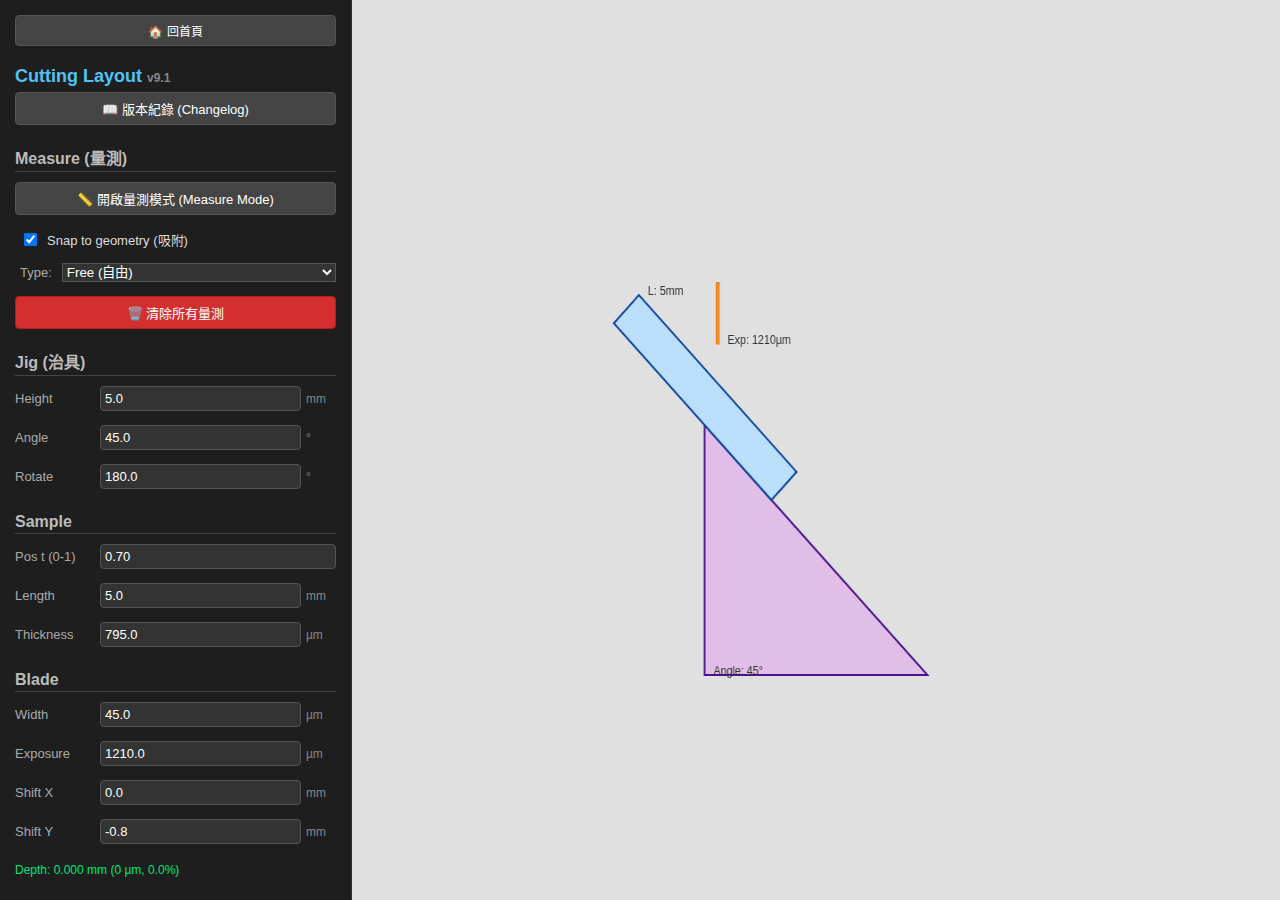
<file: cutting.html>
<!DOCTYPE html>
<html lang="zh-TW">
<head>
    <meta charset="UTF-8">
    <meta name="viewport" content="width=device-width, initial-scale=1.0">
    <title>Cutting Layout v9.1 (Measure Added)</title>
    <style>
        body { font-family: "Microsoft JhengHei", Arial, sans-serif; background-color: #121212; color: #ddd; margin: 0; display: flex; height: 100vh; overflow: hidden; user-select: none; }
        #sidebar { width: 360px; background-color: #1e1e1e; padding: 15px; display: flex; flex-direction: column; gap: 10px; z-index: 10; overflow-y: auto; border-right: 1px solid #333; }
        #main-area { flex-grow: 1; background-color: #e0e0e0; position: relative; overflow: hidden; cursor: default; }
        canvas { display: block; width: 100%; height: 100%; }

        /* UI 元件 */
        h2 { margin: 0 0 5px 0; color: #4FC3F7; font-size: 18px; }
        .section-title { font-weight: bold; margin-top: 10px; color: #bbb; border-bottom: 1px solid #444; padding-bottom: 2px; }
        .row { display: flex; align-items: center; gap: 5px; margin-bottom: 4px; }
        label { width: 80px; font-size: 13px; color: #aaa; }
        input[type="text"] { background: #333; border: 1px solid #555; color: white; padding: 4px; border-radius: 4px; flex: 1; font-size: 13px; }
        input[type="checkbox"] { margin-right: 5px; cursor: pointer; }
        .unit { width: 30px; font-size: 12px; color: #888; }
        button { padding: 6px; background: #444; color: white; border: 1px solid #555; border-radius: 4px; cursor: pointer; font-size: 13px; }
        button:hover { background: #666; }
        button.active { background: #00897B; border-color: #00695C; color: white; }
        .btn-group { display: flex; gap: 5px; }
        .btn-group button { flex: 1; }
        
        /* 彈窗樣式 */
        .modal-overlay { position: fixed; top:0; left:0; width:100%; height:100%; background: rgba(0,0,0,0.7); display: none; justify-content: center; align-items: center; z-index: 999; }
        .modal { background: #222; padding: 20px; border-radius: 8px; width: 600px; max-height: 80vh; display: flex; flex-direction: column; gap: 10px; border: 1px solid #444; }
        .modal textarea { background: #333; color: white; border: 1px solid #555; padding: 5px; height: 100px; resize: vertical; }
        #changelog-list { overflow-y: auto; flex: 1; background: #1a1a1a; padding: 10px; border: 1px solid #333; max-height: 300px; }
        .log-entry { margin-bottom: 10px; border-bottom: 1px dashed #444; padding-bottom: 5px; }
        .log-ver { color: #4FC3F7; font-weight: bold; }
        .log-date { color: #888; font-size: 12px; margin-left: 10px; }
        .log-content { margin-top: 4px; color: #ddd; white-space: pre-wrap; font-size: 13px; padding-left: 10px; }

        .home-btn { text-decoration: none; background: #444; padding: 6px 12px; border-radius: 4px; color: #fff; font-size: 12px; display:inline-block; text-align:center; margin-bottom: 10px; border: 1px solid #555; }
        .home-btn:hover { background: #666; }
    </style>
</head>
<body>

<div id="changelog-modal" class="modal-overlay">
    <div class="modal">
        <div style="display:flex; justify-content:space-between; align-items:center;">
            <h3>📋 Changelog / 版本紀錄</h3>
            <button onclick="closeChangelog()" style="width:auto; padding:2px 8px;">×</button>
        </div>
        <div id="changelog-list"></div>
        <div style="border-top:1px solid #444; padding-top:10px;">
            <div class="row">
                <input type="text" id="new-ver" placeholder="版本 (例如 v10)" style="flex:0.3">
                <input type="text" id="new-date" placeholder="日期 (YYYY-MM-DD)" style="flex:0.3">
            </div>
            <textarea id="new-content" placeholder="更新內容 (每行一條)"></textarea>
            <div class="btn-group" style="margin-top:5px;">
                <button onclick="addLogEntry()" style="background:#00695C;">➕ 新增版本</button>
                <button onclick="exportJSON()">📤 匯出 JSON</button>
                <button onclick="document.getElementById('fileInput').click()">📥 匯入 JSON</button>
                <button onclick="exportMD()">📝 匯出 Markdown</button>
            </div>
            <input type="file" id="fileInput" accept=".json" style="display:none" onchange="importJSON(this)">
        </div>
    </div>
</div>

<div id="sidebar">
    <a href="index.html" class="home-btn">🏠 回首頁</a>
    
    <div>
        <h2>Cutting Layout <span style="font-size:12px; color:#888;">v9.1</span></h2>
        <button onclick="openChangelog()" style="width:100%">📖 版本紀錄 (Changelog)</button>
    </div>

    <div class="section-title">Measure (量測)</div>
    <button id="btn-measure-mode" onclick="toggleMeasureMode()" style="width:100%; margin-bottom:5px;">📏 開啟量測模式 (Measure Mode)</button>
    <div class="row" style="padding-left:5px;">
        <input type="checkbox" id="snap-check" checked onchange="draw()">
        <span style="font-size:13px; color:#ddd;">Snap to geometry (吸附)</span>
    </div>
    <div class="row" style="padding-left:5px;">
        <label style="width:auto; margin-right:5px;">Type:</label>
        <select id="measure-type" style="background:#333; color:white; border:1px solid #555; flex:1;">
            <option value="Free">Free (自由)</option>
            <option value="Horizontal">Horizontal (水平)</option>
            <option value="Vertical">Vertical (垂直)</option>
        </select>
    </div>
    <button onclick="clearMeasures()" style="background:#D32F2F; border-color:#B71C1C;">🗑️ 清除所有量測</button>

    <div class="section-title">Jig (治具)</div>
    <div class="row"><label>Height</label><input type="text" id="jig_h" value="5.0" onchange="draw()"><div class="unit">mm</div></div>
    <div class="row"><label>Angle</label><input type="text" id="jig_a" value="45.0" onchange="draw()"><div class="unit">°</div></div>
    <div class="row"><label>Rotate</label><input type="text" id="jig_r" value="180.0" onchange="draw()"><div class="unit">°</div></div>

    <div class="section-title">Sample</div>
    <div class="row"><label>Pos t (0-1)</label><input type="text" id="sam_t" value="0.70" onchange="draw()"></div>
    <div class="row"><label>Length</label><input type="text" id="sam_l" value="5.0" onchange="draw()"><div class="unit">mm</div></div>
    <div class="row"><label>Thickness</label><input type="text" id="sam_th" value="795.0" onchange="draw()"><div class="unit">µm</div></div>

    <div class="section-title">Blade</div>
    <div class="row"><label>Width</label><input type="text" id="bld_w" value="45.0" onchange="draw()"><div class="unit">µm</div></div>
    <div class="row"><label>Exposure</label><input type="text" id="bld_e" value="1210.0" onchange="draw()"><div class="unit">µm</div></div>
    <div class="row"><label>Shift X</label><input type="text" id="bld_x" value="0.0" onchange="draw()"><div class="unit">mm</div></div>
    <div class="row"><label>Shift Y</label><input type="text" id="bld_y" value="-0.8" onchange="draw()"><div class="unit">mm</div></div>
    <div id="depth-display" style="color:#00E676; font-size:12px; margin-top:5px;">Depth: 0.000 mm</div>

    <div class="section-title">輸出 & 操作</div>
    <button onclick="resetView()">🔍 重置視角</button>
    <button onclick="downloadPNG()">💾 下載圖片 (PNG)</button>
    <div style="font-size:12px; color:#666; margin-top:5px;">
        * 量測模式：拖曳可畫線，右鍵刪除線段<br>
        * 滾輪縮放 / 右鍵拖曳平移
    </div>
</div>

<div id="main-area">
    <canvas id="canvas"></canvas>
</div>

<script>
    // --- 1. 基礎幾何與數學工具 ---
    const add = (a, b) => [a[0]+b[0], a[1]+b[1]];
    const sub = (a, b) => [a[0]-b[0], a[1]-b[1]];
    const mul = (a, k) => [a[0]*k, a[1]*k];
    const dot = (a, b) => a[0]*b[0] + a[1]*b[1];
    const cross = (a, b) => a[0]*b[1] - a[1]*b[0];
    const len = (v) => Math.hypot(v[0], v[1]);
    const unit = (v) => { const L = len(v); return L ? [v[0]/L, v[1]/L] : [0,0]; };
    const rad = deg => deg * Math.PI / 180;
    const deg = rad => rad * 180 / Math.PI;
    const rot = (p, c, deg) => {
        const r = rad(deg), s = Math.sin(r), c0 = Math.cos(r);
        const x = p[0]-c[0], y = p[1]-c[1];
        return [x*c0 - y*s + c[0], x*s + y*c0 + c[1]];
    };
    
    // 安全算式解析
    function parseNum(str, def) {
        str = String(str).trim();
        if (str.startsWith('=')) str = str.substring(1);
        try {
            if (!/^[0-9+\-*/().\s]+$/.test(str)) return parseFloat(str) || def;
            return new Function('return ' + str)() || def;
        } catch { return def; }
    }

    // Sutherland-Hodgman 用於深度計算
    function polygonArea(poly) {
        let A = 0;
        for(let i=0; i<poly.length; i++) {
            let [x1,y1] = poly[i], [x2,y2] = poly[(i+1)%poly.length];
            A += x1*y2 - x2*y1;
        }
        return 0.5 * A;
    }
    function lineIntersection(a, b, c, d) {
        let [ax,ay]=a, [bx,by]=b, [cx,cy]=c, [dx,dy]=d;
        let r = [bx-ax, by-ay], s = [dx-cx, dy-cy];
        let rxs = cross(r, s);
        if (Math.abs(rxs) < 1e-12) return null;
        let t = cross(sub(c,a), s) / rxs;
        return [ax + r[0]*t, ay + r[1]*t];
    }
    function clipPoly(subject, clipper) {
        if (!subject.length || !clipper.length) return [];
        let out = [...subject];
        let ccw = polygonArea(clipper) > 0;
        const inside = (p, a, b) => {
            const val = cross(sub(b,a), sub(p,a));
            return ccw ? val >= -1e-10 : val <= 1e-10;
        };

        for (let i=0; i<clipper.length; i++) {
            let a = clipper[i], b = clipper[(i+1)%clipper.length];
            let input = out; out = [];
            if (input.length === 0) break;
            let S = input[input.length-1];
            for (let E of input) {
                if (inside(E, a, b)) {
                    if (!inside(S, a, b)) {
                        let inter = lineIntersection(S, E, a, b);
                        if(inter) out.push(inter);
                    }
                    out.push(E);
                } else if (inside(S, a, b)) {
                    let inter = lineIntersection(S, E, a, b);
                    if(inter) out.push(inter);
                }
                S = E;
            }
        }
        return out;
    }

    // --- 2. 狀態與 Canvas ---
    const canvas = document.getElementById('canvas');
    const ctx = canvas.getContext('2d');
    
    const m = {
        jig_h: 5.0, jig_a: 45.0, jig_r: 180.0, origin: [-2.5, -0.5],
        sam_t: 0.70, sam_l: 5.0, sam_th: 795.0,
        bld_w: 45.0, bld_e: 1210.0, bld_x: 0.0, bld_y: -0.8
    };

    // View Control
    let scale = 50; 
    let offset = { x: 0, y: 0 };
    let isDragging = false, dragType = null, lastMouse = {x:0, y:0};

    // Measure State
    let measures = [];
    let isMeasureMode = false;
    let drawingMeasure = null; // { p0: [x,y], p1: [x,y] }
    let dragMeasureHandle = null; // { index: 0, endpoint: 'p0' }

    function init() {
        resize();
        window.addEventListener('resize', resize);
        loadChangelog();
        offset.x = canvas.width/2; offset.y = canvas.height/2;
        draw();
    }
    function resize() {
        canvas.width = document.getElementById('main-area').clientWidth;
        canvas.height = document.getElementById('main-area').clientHeight;
        draw();
    }
    function resetView() {
        scale = 50;
        offset.x = canvas.width/2; offset.y = canvas.height/2;
        draw();
    }

    const mmToPx = (x, y) => [offset.x + x*scale, offset.y + y*scale];
    const pxToMm = (px, py) => [(px - offset.x)/scale, (py - offset.y)/scale];

    // --- 3. 繪圖與幾何 ---
    function getParams() {
        m.jig_h = parseNum(document.getElementById('jig_h').value, m.jig_h);
        m.jig_a = parseNum(document.getElementById('jig_a').value, m.jig_a);
        m.jig_r = parseNum(document.getElementById('jig_r').value, m.jig_r);
        m.sam_t = Math.max(0, Math.min(1, parseNum(document.getElementById('sam_t').value, m.sam_t)));
        m.sam_l = parseNum(document.getElementById('sam_l').value, m.sam_l);
        m.sam_th = parseNum(document.getElementById('sam_th').value, m.sam_th);
        m.bld_w = parseNum(document.getElementById('bld_w').value, m.bld_w);
        m.bld_e = parseNum(document.getElementById('bld_e').value, m.bld_e);
        m.bld_x = parseNum(document.getElementById('bld_x').value, m.bld_x);
        m.bld_y = parseNum(document.getElementById('bld_y').value, m.bld_y);
    }

    function getGeometries() {
        // Jig
        let base = (m.jig_a<=0 || m.jig_a>=90) ? m.jig_h : m.jig_h/Math.tan(rad(m.jig_a));
        let top = m.origin, br = [top[0]+base, top[1]], bot = [br[0], br[1]+m.jig_h];
        let tri = [top, br, bot];
        if (m.jig_r % 360 !== 0) {
            let cx = (top[0]+bot[0])/2, cy = (top[1]+bot[1])/2;
            tri = tri.map(p => rot(p, [cx,cy], m.jig_r));
        }

        // Sample
        let p1 = tri[0], p2 = tri[2]; 
        let dir = unit(sub(p2, p1)), nrm = [-dir[1], dir[0]];
        let start = add(p1, mul(sub(p2, p1), m.sam_t));
        let th_mm = m.sam_th / 1000;
        let a = add(start, mul(nrm, th_mm)); 
        let b = add(a, mul(dir, m.sam_l));
        let c = add(b, mul(nrm, -th_mm));
        let d = add(a, mul(nrm, -th_mm));
        let sample = [a,b,c,d];

        // Blade
        let cx = (a[0]+b[0])/2 + m.bld_x;
        let cy = (a[1]+b[1])/2 + m.bld_y;
        let w = m.bld_w/1000, h = m.bld_e/1000;
        let blade = [[cx-w/2, cy-h], [cx+w/2, cy-h], [cx+w/2, cy], [cx-w/2, cy]];

        return { tri, sample, blade, p1, p2, dir, a, d }; 
    }

    // Snapping Logic
    function getSnapPoint(mouseMm) {
        if (!document.getElementById('snap-check').checked) return mouseMm;
        
        let g = getGeometries();
        let points = [...g.tri, ...g.sample, ...g.blade];
        let minDist = 12 / scale; // 12px snap radius in mm
        let bestPt = mouseMm;

        // Snap to vertices
        for(let p of points) {
            let d = len(sub(mouseMm, p));
            if (d < minDist) {
                minDist = d;
                bestPt = p;
            }
        }
        return bestPt;
    }

    function draw() {
        getParams();
        const g = getGeometries();
        
        ctx.fillStyle = "#e0e0e0";
        ctx.fillRect(0, 0, canvas.width, canvas.height);

        const drawPoly = (pts, fill, stroke) => {
            ctx.beginPath();
            let [sx, sy] = mmToPx(pts[0][0], pts[0][1]);
            ctx.moveTo(sx, sy);
            for(let i=1; i<pts.length; i++) {
                let [px, py] = mmToPx(pts[i][0], pts[i][1]);
                ctx.lineTo(px, py);
            }
            ctx.closePath();
            ctx.fillStyle = fill; ctx.fill();
            ctx.strokeStyle = stroke; ctx.lineWidth = 2; ctx.stroke();
        };

        drawPoly(g.tri, "#E1BEE7", "#4A148C"); 
        drawPoly(g.sample, "#BBDEFB", "#0D47A1");
        drawPoly(g.blade, "#FFF9C4", "#F57F17"); 

        // Labels
        ctx.fillStyle = "#333"; ctx.font = "12px Arial";
        let [jx,jy] = mmToPx(g.tri[1][0], g.tri[1][1]);
        ctx.fillText(`Angle: ${m.jig_a}°`, jx+10, jy);
        let [sx,sy] = mmToPx(g.sample[1][0], g.sample[1][1]);
        ctx.fillText(`L: ${m.sam_l}mm`, sx+10, sy);
        let [bx,by] = mmToPx(g.blade[2][0], g.blade[2][1]);
        ctx.fillText(`Exp: ${m.bld_e}µm`, bx+10, by);

        // Depth
        let n_down = unit(sub(g.d, g.a));
        let th_mm = m.sam_th / 1000;
        let inter = clipPoly(g.blade, g.sample);
        let depth = 0;
        if (inter.length > 0) {
            let max_v = -999;
            for(let p of inter) {
                let v = dot(sub(p, g.a), n_down);
                if (v > max_v) max_v = v;
            }
            depth = Math.max(0, Math.min(max_v, th_mm));
        }
        let pct = (th_mm > 0) ? (depth/th_mm*100) : 0;
        document.getElementById('depth-display').innerText = 
            `Depth: ${depth.toFixed(3)} mm (${(depth*1000).toFixed(0)} µm, ${pct.toFixed(1)}%)`;

        // 畫量測線
        const allMeasures = [...measures];
        if (drawingMeasure) allMeasures.push(drawingMeasure);

        allMeasures.forEach((ms, idx) => {
            let [x0,y0] = mmToPx(ms.p0[0], ms.p0[1]);
            let [x1,y1] = mmToPx(ms.p1[0], ms.p1[1]);
            
            // Line
            ctx.beginPath();
            ctx.moveTo(x0,y0); ctx.lineTo(x1,y1);
            ctx.strokeStyle = "#333"; ctx.lineWidth = 1.5; ctx.stroke();

            // Handles
            ctx.fillStyle = "#333";
            ctx.beginPath(); ctx.arc(x0, y0, 3, 0, Math.PI*2); ctx.fill();
            ctx.beginPath(); ctx.arc(x1, y1, 3, 0, Math.PI*2); ctx.fill();

            // Label text
            let d = len(sub(ms.p1, ms.p0));
            let dx = Math.abs(ms.p1[0] - ms.p0[0]);
            let dy = Math.abs(ms.p1[1] - ms.p0[1]);
            let ang = Math.atan2(ms.p1[1]-ms.p0[1], ms.p1[0]-ms.p0[0]) * 180 / Math.PI;
            
            ctx.fillStyle = "#000"; ctx.font = "bold 12px Arial";
            let midX = (x0+x1)/2 + 10, midY = (y0+y1)/2;
            
            // Background for text
            let txt = `L: ${(d*1000).toFixed(0)}µm (${d.toFixed(3)}mm)`;
            let txt2 = `dx:${(dx*1000).toFixed(0)}, dy:${(dy*1000).toFixed(0)}`;
            ctx.fillText(txt, midX, midY - 6);
            ctx.font = "10px Arial"; ctx.fillStyle = "#555";
            ctx.fillText(txt2, midX, midY + 6);
        });

        if (isMeasureMode) {
            ctx.font = "14px Arial"; ctx.fillStyle = "#D32F2F";
            ctx.fillText("📏 量測模式 (拖曳畫線)", 10, 20);
        }
    }

    // --- 4. 互動事件 ---
    function toggleMeasureMode() {
        isMeasureMode = !isMeasureMode;
        let btn = document.getElementById('btn-measure-mode');
        if(isMeasureMode) {
            btn.classList.add('active');
            btn.innerText = "📏 關閉量測模式";
            canvas.style.cursor = "crosshair";
        } else {
            btn.classList.remove('active');
            btn.innerText = "📏 開啟量測模式";
            canvas.style.cursor = "default";
        }
        draw();
    }

    function clearMeasures() {
        measures = [];
        draw();
    }

    // Hit test for measure handles
    function hitMeasureHandle(x, y) {
        for(let i=0; i<measures.length; i++) {
            let p0 = mmToPx(measures[i].p0[0], measures[i].p0[1]);
            let p1 = mmToPx(measures[i].p1[0], measures[i].p1[1]);
            if (Math.hypot(x-p0[0], y-p0[1]) < 8) return {index: i, endpoint: 'p0'};
            if (Math.hypot(x-p1[0], y-p1[1]) < 8) return {index: i, endpoint: 'p1'};
        }
        return null;
    }

    // Hit test for measure lines (for deletion)
    function hitMeasureLine(x, y) {
        for(let i=0; i<measures.length; i++) {
            let m0 = mmToPx(measures[i].p0[0], measures[i].p0[1]);
            let m1 = mmToPx(measures[i].p1[0], measures[i].p1[1]);
            // Point to line segment distance
            let A = x - m0[0], B = y - m0[1], C = m1[0] - m0[0], D = m1[1] - m0[1];
            let dot = A * C + B * D;
            let len_sq = C * C + D * D;
            let param = -1;
            if (len_sq != 0) param = dot / len_sq;
            let xx, yy;
            if (param < 0) { xx = m0[0]; yy = m0[1]; }
            else if (param > 1) { xx = m1[0]; yy = m1[1]; }
            else { xx = m0[0] + param * C; yy = m0[1] + param * D; }
            let dx = x - xx, dy = y - yy;
            if (Math.sqrt(dx * dx + dy * dy) < 5) return i;
        }
        return -1;
    }

    canvas.addEventListener('mousedown', e => {
        let mm = pxToMm(e.offsetX, e.offsetY);
        let snappedMm = getSnapPoint(mm);

        if (e.button === 2) { 
            // Right click: Delete measure or Pan
            let delIdx = hitMeasureLine(e.offsetX, e.offsetY);
            if (delIdx !== -1) {
                measures.splice(delIdx, 1);
                draw();
            } else {
                dragType = 'pan'; 
                isDragging = true;
            }
        } else {
            // Left click
            let handle = hitMeasureHandle(e.offsetX, e.offsetY);
            
            if (isMeasureMode) {
                // Start creating measurement
                if (handle) {
                    // If clicking existing handle in measure mode, edit it
                    dragMeasureHandle = handle;
                } else {
                    drawingMeasure = { p0: snappedMm, p1: snappedMm };
                    isDragging = true;
                }
            } else {
                // Edit Mode
                if (handle) {
                    dragMeasureHandle = handle;
                    isDragging = true;
                } else {
                    // Standard Object Dragging
                    let g = getGeometries();
                    const center = poly => {
                        let x=0,y=0; poly.forEach(p=>{x+=p[0];y+=p[1]}); 
                        return [x/poly.length, y/poly.length]; 
                    };
                    const dist = (a,b) => Math.hypot(a[0]-b[0], a[1]-b[1]);
                    
                    if (dist(mm, center(g.blade)) < 1) dragType = 'blade';
                    else if (dist(mm, center(g.sample)) < 3) dragType = 'sample';
                    else if (dist(mm, center(g.tri)) < 5) dragType = 'jig';
                    isDragging = true;
                }
            }
        }
        lastMouse = {x: e.offsetX, y: e.offsetY};
    });

    canvas.addEventListener('mousemove', e => {
        let mm = pxToMm(e.offsetX, e.offsetY);
        let snappedMm = getSnapPoint(mm);
        
        // Cursor Logic
        let handle = hitMeasureHandle(e.offsetX, e.offsetY);
        if (handle) canvas.style.cursor = "pointer";
        else if (isMeasureMode) canvas.style.cursor = "crosshair";
        else canvas.style.cursor = "default";

        if (!isDragging) return;

        if (dragType === 'pan') {
            offset.x += (e.offsetX - lastMouse.x);
            offset.y += (e.offsetY - lastMouse.y);
            draw();
            lastMouse = {x: e.offsetX, y: e.offsetY};
            return;
        }

        if (drawingMeasure) {
            // Creating new measure
            let type = document.getElementById('measure-type').value;
            let p1 = snappedMm;
            if (type === 'Horizontal') p1 = [snappedMm[0], drawingMeasure.p0[1]];
            if (type === 'Vertical') p1 = [drawingMeasure.p0[0], snappedMm[1]];
            drawingMeasure.p1 = p1;
            draw();
            return;
        }

        if (dragMeasureHandle) {
            // Editing existing measure
            let type = document.getElementById('measure-type').value;
            let pt = snappedMm;
            let otherPt = measures[dragMeasureHandle.index][dragMeasureHandle.endpoint === 'p0' ? 'p1' : 'p0'];
            
            if (type === 'Horizontal') pt = [snappedMm[0], otherPt[1]];
            if (type === 'Vertical') pt = [otherPt[0], snappedMm[1]];

            measures[dragMeasureHandle.index][dragMeasureHandle.endpoint] = pt;
            draw();
            return;
        }

        // Object Dragging
        let dx_px = e.offsetX - lastMouse.x;
        let dy_px = e.offsetY - lastMouse.y;
        let dx_mm = dx_px / scale;
        let dy_mm = dy_px / scale;

        if (dragType === 'jig') {
            m.origin[0] += dx_mm; m.origin[1] += dy_mm;
        } else if (dragType === 'blade') {
            document.getElementById('bld_x').value = (parseFloat(document.getElementById('bld_x').value) + dx_mm).toFixed(3);
            document.getElementById('bld_y').value = (parseFloat(document.getElementById('bld_y').value) + dy_mm).toFixed(3);
        } else if (dragType === 'sample') {
            let g = getGeometries();
            let segLen = len(sub(g.p2, g.p1));
            let proj = (dx_mm*g.dir[0] + dy_mm*g.dir[1]);
            let dt = proj / segLen;
            document.getElementById('sam_t').value = (parseFloat(document.getElementById('sam_t').value) + dt).toFixed(3);
        }

        draw();
        lastMouse = {x: e.offsetX, y: e.offsetY};
    });

    canvas.addEventListener('mouseup', () => { 
        if (drawingMeasure) {
            // Commit new measure only if length > 0
            if (len(sub(drawingMeasure.p0, drawingMeasure.p1)) > 0.001) {
                measures.push(drawingMeasure);
            }
            drawingMeasure = null;
        }
        isDragging = false; 
        dragType = null; 
        dragMeasureHandle = null;
        draw();
    });

    canvas.addEventListener('wheel', e => {
        e.preventDefault();
        let s = (e.deltaY > 0) ? 0.9 : 1.1;
        scale *= s;
        draw();
    });
    canvas.addEventListener('contextmenu', e => e.preventDefault());

    // --- 5. Changelog & Export ---
    let changelogs = [];
    const DEFAULT_LOGS = [{version:"v9.1", date: new Date().toISOString().split('T')[0], changes:["新增量測功能 (Measure)", "新增吸附功能 (Snap)"]}];
    function loadChangelog() {
        const stored = localStorage.getItem('cutting_changelog');
        changelogs = stored ? JSON.parse(stored) : DEFAULT_LOGS;
        renderChangelog();
    }
    function saveChangelog() { localStorage.setItem('cutting_changelog', JSON.stringify(changelogs)); renderChangelog(); }
    function renderChangelog() {
        const list = document.getElementById('changelog-list'); list.innerHTML = '';
        changelogs.forEach(log => {
            const div = document.createElement('div'); div.className = 'log-entry';
            div.innerHTML = `<span class="log-ver">${log.version}</span> <span class="log-date">${log.date}</span><div class="log-content">${log.changes.join('\n')}</div>`;
            list.appendChild(div);
        });
        document.getElementById('new-date').value = new Date().toISOString().split('T')[0];
    }
    function addLogEntry() {
        const v = document.getElementById('new-ver').value; const d = document.getElementById('new-date').value;
        const c = document.getElementById('new-content').value.split('\n').filter(x=>x.trim());
        if(!v || !c.length) { alert("請輸入版本與內容"); return; }
        changelogs.unshift({version:v, date:d, changes:c}); saveChangelog(); document.getElementById('new-content').value = "";
    }
    function openChangelog() { document.getElementById('changelog-modal').style.display = 'flex'; }
    function closeChangelog() { document.getElementById('changelog-modal').style.display = 'none'; }
    function exportJSON() {
        const dataStr = "data:text/json;charset=utf-8," + encodeURIComponent(JSON.stringify(changelogs, null, 2));
        const link = document.createElement('a'); link.href = dataStr; link.download = "cutting_changelog.json"; link.click();
    }
    function importJSON(input) {
        const file = input.files[0]; if(!file) return;
        const reader = new FileReader();
        reader.onload = e => { try { changelogs = JSON.parse(e.target.result); saveChangelog(); alert("匯入成功"); } catch { alert("格式錯誤"); } };
        reader.readAsText(file);
    }
    function exportMD() {
        let md = "# Cutting Layout Changelog\n\n";
        changelogs.forEach(log => { md += `## ${log.version} (${log.date})\n`; log.changes.forEach(c => md += `- ${c}\n`); md += "\n"; });
        const blob = new Blob([md], {type: "text/markdown"});
        const link = document.createElement('a'); link.href = URL.createObjectURL(blob); link.download = "changelog.md"; link.click();
    }
    function downloadPNG() {
        const link = document.createElement('a'); link.download = 'cutting_layout.png'; link.href = canvas.toDataURL(); link.click();
    }

    init();
</script>
</body>
</html>
</file>
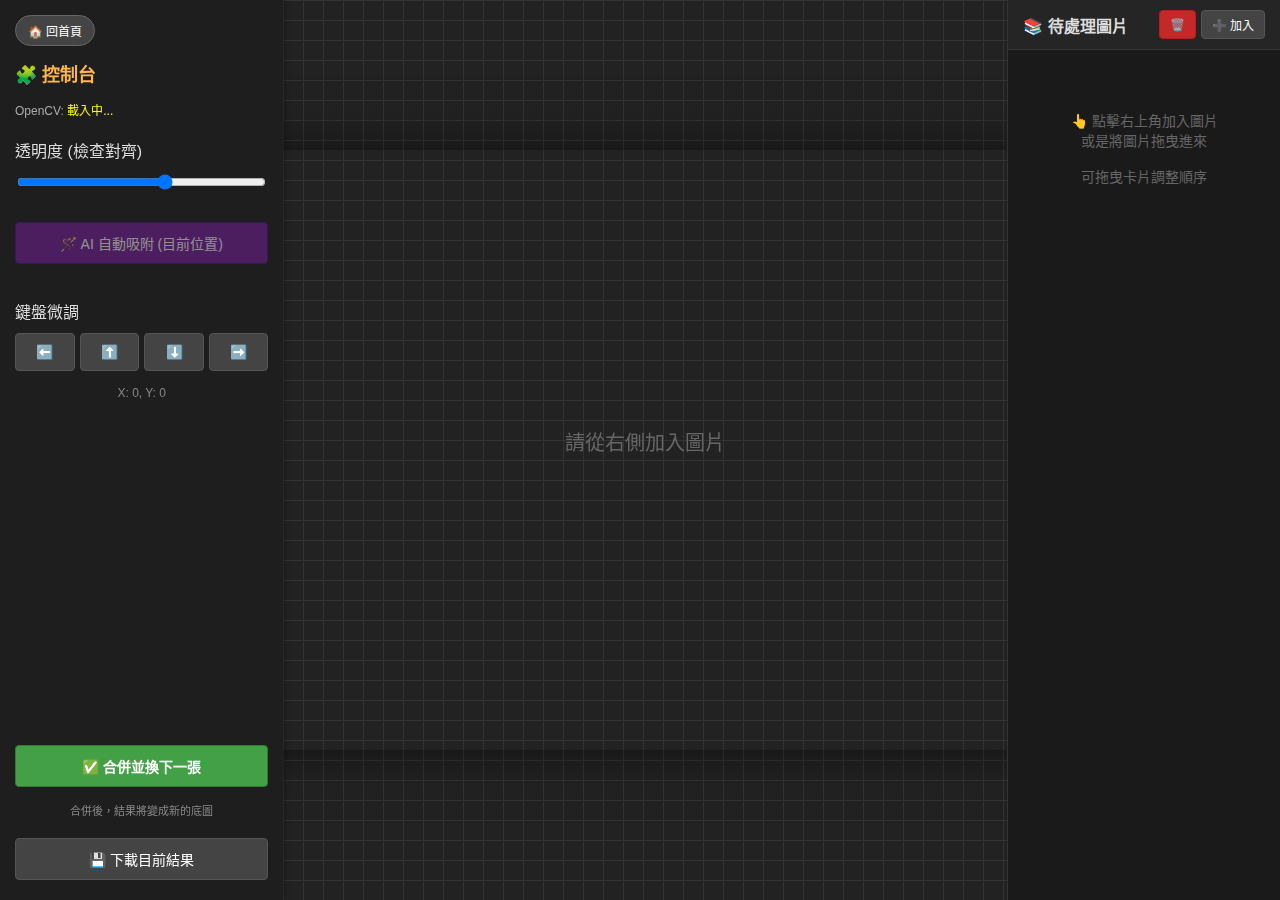
<file: stitch.html>
<!DOCTYPE html>
<html lang="zh-TW">
<head>
    <meta charset="UTF-8">
    <meta name="viewport" content="width=device-width, initial-scale=1.0">
    <title>多圖連續拼接工作站</title>
    <script async src="https://docs.opencv.org/4.5.0/opencv.js" onload="onOpenCvReady();" type="text/javascript"></script>
    <style>
        /* --- 基礎佈局 --- */
        body {
            font-family: "Microsoft JhengHei", Arial, sans-serif;
            background-color: #121212;
            color: #ddd;
            margin: 0;
            display: flex;
            height: 100vh;
            overflow: hidden;
            user-select: none;
        }

        /* 左側：控制面板 */
        #left-panel {
            width: 280px;
            min-width: 200px;
            background-color: #1e1e1e;
            padding: 15px;
            padding-top: 60px;
            display: flex;
            flex-direction: column;
            gap: 10px;
            box-shadow: 2px 0 5px rgba(0,0,0,0.3);
            z-index: 10;
        }

        /* 中間：畫布區 */
        #main-area {
            flex-grow: 1;
            background-color: #222;
            background-image: linear-gradient(#333 1px, transparent 1px), linear-gradient(90deg, #333 1px, transparent 1px);
            background-size: 20px 20px;
            overflow: hidden;
            display: flex;
            justify-content: center;
            align-items: center;
            position: relative;
        }

        /* 右側：圖片佇列 */
        #right-panel {
            width: 300px;
            min-width: 200px;
            background-color: #1a1a1a;
            border-left: 1px solid #333;
            display: flex;
            flex-direction: column;
            z-index: 10;
        }

        /* 右側標題區 */
        .panel-header {
            padding: 10px 15px;
            background: #252525;
            border-bottom: 1px solid #333;
            font-weight: bold;
            display: flex;
            justify-content: space-between;
            align-items: center;
        }
        
        .header-actions {
            display: flex;
            gap: 5px;
        }

        /* 圖片列表容器 */
        #image-list {
            flex-grow: 1;
            overflow-y: auto;
            padding: 10px;
            display: flex;
            flex-direction: column;
            gap: 8px;
        }

        /* 圖片卡片樣式 */
        .img-card {
            background: #333;
            border-radius: 6px;
            padding: 8px;
            display: flex;
            align-items: center;
            gap: 10px;
            cursor: grab;
            border: 2px solid transparent;
            transition: 0.2s;
        }
        .img-card:hover { background: #444; }
        .img-card.dragging { opacity: 0.5; border: 2px dashed #888; }
        
        /* 標示目前正在使用的圖片 */
        .img-card.is-base { border-color: #2196F3; background: #192c3d; } /* 藍色：底圖 */
        .img-card.is-active { border-color: #FFC107; background: #3d3419; } /* 黃色：上層圖 */

        .thumb {
            width: 50px;
            height: 50px;
            object-fit: cover;
            border-radius: 4px;
            background: #000;
        }

        .card-info {
            flex-grow: 1;
            overflow: hidden;
        }
        .filename {
            font-size: 13px;
            white-space: nowrap;
            overflow: hidden;
            text-overflow: ellipsis;
            color: #fff;
        }
        .role-tag {
            font-size: 10px;
            padding: 2px 4px;
            border-radius: 3px;
            margin-top: 4px;
            display: inline-block;
        }

        /* 刪除按鈕 */
        .btn-del {
            color: #666;
            cursor: pointer;
            padding: 4px;
            font-size: 16px;
        }
        .btn-del:hover { color: #ff5252; }

        /* --- 一般 UI 元件 --- */
        h2 { margin: 0 0 5px 0; color: #FFB74D; font-size: 18px; }
        button {
            padding: 10px;
            font-size: 14px;
            cursor: pointer;
            background-color: #444;
            color: white;
            border: 1px solid #555;
            border-radius: 4px;
            width: 100%;
            transition: 0.2s;
            margin-bottom: 5px;
        }
        button:hover { background-color: #666; }
        button:disabled { opacity: 0.5; cursor: not-allowed; }

        /* 小按鈕樣式 */
        .btn-sm {
            width: auto; 
            padding: 5px 10px; 
            margin:0; 
            font-size: 12px;
        }
        .btn-danger-sm { background-color: #c62828; border-color: #b71c1c; }
        .btn-danger-sm:hover { background-color: #d32f2f; }


        .btn-primary { background-color: #1976D2; border-color: #1565C0; font-weight: bold; }
        .btn-success { background-color: #43A047; border-color: #2E7D32; font-weight: bold; }
        .btn-auto { background-color: #7B1FA2; border-color: #4A148C; color: white; }
        
        #multi-file-input { display: none; }

        /* 回首頁按鈕 */
        .home-btn {
            position: absolute;
            top: 15px;
            left: 15px;
            text-decoration: none;
            background: #444;
            padding: 6px 12px;
            border-radius: 20px;
            color: #fff;
            font-size: 12px;
            border: 1px solid #666;
            z-index: 100;
        }

        canvas {
            box-shadow: 0 0 50px rgba(0,0,0,0.5);
            cursor: grab;
        }
        canvas:active { cursor: grabbing; }

        #analysis-report {
            font-size: 12px; color: #81D4FA; background: #263238;
            padding: 10px; border-radius: 4px; border-left: 3px solid #0288D1;
            display: none; margin-top: 10px; line-height: 1.5;
        }
    </style>
</head>
<body>

    <a href="index.html" class="home-btn">🏠 回首頁</a>

    <div id="left-panel">
        <h2>🧩 控制台</h2>
        
        <div style="font-size:12px; color:#aaa; margin-bottom:10px;">
            OpenCV: <span id="cv-status" style="color:yellow">載入中...</span>
        </div>

        <label>透明度 (檢查對齊)</label>
        <input type="range" id="alphaSlider" min="0" max="1" step="0.05" value="0.6" oninput="draw()">

        <div style="height: 10px;"></div>

        <button id="btnAuto" class="btn-auto" onclick="runAutoStitch()" disabled>🪄 AI 自動吸附 (目前位置)</button>
        <div id="analysis-report"></div>

        <div style="height: 10px;"></div>

        <label>鍵盤微調</label>
        <div style="display: flex; gap: 5px;">
            <button onclick="nudge(-1, 0)">⬅️</button>
            <button onclick="nudge(0, -1)">⬆️</button>
            <button onclick="nudge(0, 1)">⬇️</button>
            <button onclick="nudge(1, 0)">➡️</button>
        </div>
        <div style="text-align: center; font-size: 12px; color: #888;">
            X: <span id="valX">0</span>, Y: <span id="valY">0</span>
        </div>

        <div style="margin-top: auto;"></div>

        <button class="btn-success" onclick="mergeAndNext()">✅ 合併並換下一張</button>
        <div style="font-size:11px; color:#888; text-align:center; margin-bottom: 10px;">
            合併後，結果將變成新的底圖
        </div>

        <button onclick="saveResult()">💾 下載目前結果</button>
    </div>

    <div id="main-area">
        <canvas id="stitchCanvas"></canvas>
    </div>

    <div id="right-panel">
        <div class="panel-header">
            <span>📚 待處理圖片</span>
            <div class="header-actions">
                <button class="btn-sm btn-danger-sm" onclick="clearQueue()" title="清空列表">🗑️</button>
                <button class="btn-sm" onclick="document.getElementById('multi-file-input').click()">➕ 加入</button>
            </div>
        </div>
        
        <input type="file" id="multi-file-input" multiple accept="image/*" onchange="handleFiles(this.files)">
        
        <div id="image-list">
            <div style="text-align:center; color:#666; margin-top:50px; font-size:14px;">
                👆 點擊右上角加入圖片<br>或是將圖片拖曳進來<br><br>可拖曳卡片調整順序
            </div>
        </div>
    </div>

    <script>
        let queue = [];
        let cvReady = false;
        
        const canvas = document.getElementById('stitchCanvas');
        const ctx = canvas.getContext('2d');
        
        let baseImg = null;
        let activeImg = null;
        let baseImgObj = new Image();
        let activeImgObj = new Image();
        let isBaseLoaded = false;
        let isActiveLoaded = false;

        let offsetX = 0;
        let offsetY = 0;
        let isDragging = false;
        let lastMouseX, lastMouseY;

        canvas.width = 800;
        canvas.height = 600;
        drawEmptyState();

        function onOpenCvReady() {
            cvReady = true;
            document.getElementById('cv-status').innerText = "已就緒";
            document.getElementById('cv-status').style.color = "#4CAF50";
            checkAutoButton();
        }

        function handleFiles(files) {
            if (!files.length) return;
            if (queue.length === 0) document.getElementById('image-list').innerHTML = '';

            Array.from(files).forEach(file => {
                const item = {
                    id: Date.now() + Math.random(),
                    file: file,
                    url: URL.createObjectURL(file),
                    name: file.name
                };
                queue.push(item);
            });
            
            renderList();
            loadCurrentPair();
        }

        // --- 新增：清空列表功能 ---
        function clearQueue() {
            if(queue.length > 0 && !confirm("確定要清空所有圖片嗎？")) return;
            
            // 釋放記憶體
            queue.forEach(item => URL.revokeObjectURL(item.url));
            queue = [];
            
            renderList();
            loadCurrentPair();
        }
        // -----------------------

        function renderList() {
            const listEl = document.getElementById('image-list');
            listEl.innerHTML = '';

            if (queue.length === 0) {
                listEl.innerHTML = '<div style="text-align:center; color:#666; margin-top:50px; font-size:14px;">👆 點擊右上角加入圖片<br>或是將圖片拖曳進來</div>';
                return;
            }

            queue.forEach((item, index) => {
                const div = document.createElement("div");
                div.className = 'img-card';
                div.draggable = true;
                
                if (index === 0) div.classList.add('is-base');
                if (index === 1) div.classList.add('is-active');

                div.innerHTML = `
                    <div style="font-size:14px; color:#aaa; font-weight:bold;">${index + 1}</div>
                    <img src="${item.url}" class="thumb">
                    <div class="card-info">
                        <div class="filename" title="${item.name}">${item.name}</div>
                        ${index === 0 ? '<span class="role-tag" style="background:#2196F3; color:white;">底圖 (Base)</span>' : ''}
                        ${index === 1 ? '<span class="role-tag" style="background:#FFC107; color:black;">移動中 (Top)</span>' : ''}
                    </div>
                    <div class="btn-del" onclick="removeFromQueue(${index})">×</div>
                `;

                div.addEventListener('dragstart', e => {
                    e.dataTransfer.setData('text/plain', index);
                    div.classList.add('dragging');
                });
                div.addEventListener('dragend', () => div.classList.remove('dragging'));
                div.addEventListener('dragover', e => { e.preventDefault(); });
                div.addEventListener('drop', e => {
                    e.preventDefault();
                    const fromIndex = parseInt(e.dataTransfer.getData('text/plain'));
                    const toIndex = index;
                    if (fromIndex !== toIndex) {
                        const movedItem = queue.splice(fromIndex, 1)[0];
                        queue.splice(toIndex, 0, movedItem);
                        renderList();
                        loadCurrentPair();
                    }
                });

                listEl.appendChild(div);
            });
        }

        function removeFromQueue(index) {
            URL.revokeObjectURL(queue[index].url); // 釋放記憶體
            queue.splice(index, 1);
            renderList();
            loadCurrentPair();
        }

        function loadCurrentPair() {
            isBaseLoaded = false;
            isActiveLoaded = false;
            checkAutoButton();

            if (queue.length === 0) {
                drawEmptyState();
                return;
            }

            baseImg = queue[0];
            baseImgObj.onload = () => {
                isBaseLoaded = true;
                if (queue.length === 1) {
                    resetCanvasSize();
                    draw();
                } else {
                    checkAllLoaded();
                }
            };
            baseImgObj.src = baseImg.url;

            if (queue.length > 1) {
                activeImg = queue[1];
                activeImgObj.onload = () => {
                    isActiveLoaded = true;
                    offsetX = 0; 
                    offsetY = 0;
                    checkAllLoaded();
                };
                activeImgObj.src = activeImg.url;
            }
        }

        function checkAllLoaded() {
            if (isBaseLoaded && isActiveLoaded) {
                resetCanvasSize();
                draw();
                checkAutoButton();
            }
        }

        function resetCanvasSize() {
            canvas.width = baseImgObj.width + 400;
            canvas.height = baseImgObj.height + 400;
        }

        function drawEmptyState() {
            ctx.clearRect(0,0, canvas.width, canvas.height);
            ctx.fillStyle = "#666";
            ctx.font = "20px Microsoft JhengHei";
            ctx.textAlign = "center";
            ctx.fillText("請從右側加入圖片", canvas.width/2, canvas.height/2);
        }

        function checkAutoButton() {
            const btn = document.getElementById('btnAuto');
            btn.disabled = !(cvReady && isBaseLoaded && isActiveLoaded);
        }

        function draw(forSave = false) {
            if (!isBaseLoaded) return;

            let w = baseImgObj.width;
            let h = baseImgObj.height;
            if (isActiveLoaded) {
                const minX = Math.min(0, offsetX);
                const minY = Math.min(0, offsetY);
                const maxX = Math.max(w, offsetX + activeImgObj.width);
                const maxY = Math.max(h, offsetY + activeImgObj.height);
                
                canvas.width = maxX - minX;
                canvas.height = maxY - minY;
                
                ctx.clearRect(0, 0, canvas.width, canvas.height);
                ctx.save();
                ctx.translate(-minX, -minY);
            } else {
                canvas.width = w;
                canvas.height = h;
                ctx.clearRect(0, 0, canvas.width, canvas.height);
                ctx.save();
            }

            ctx.globalAlpha = 1.0;
            ctx.drawImage(baseImgObj, 0, 0);

            if (isActiveLoaded) {
                ctx.globalAlpha = forSave ? 1.0 : parseFloat(document.getElementById('alphaSlider').value);
                ctx.drawImage(activeImgObj, offsetX, offsetY);
            }

            ctx.restore();
            
            document.getElementById('valX').innerText = Math.round(offsetX);
            document.getElementById('valY').innerText = Math.round(offsetY);
        }

        canvas.addEventListener('mousedown', e => {
            if (!isActiveLoaded) return;
            isDragging = true;
            lastMouseX = e.clientX;
            lastMouseY = e.clientY;
        });
        window.addEventListener('mousemove', e => {
            if (isDragging) {
                const dx = e.clientX - lastMouseX;
                const dy = e.clientY - lastMouseY;
                offsetX += dx;
                offsetY += dy;
                lastMouseX = e.clientX;
                lastMouseY = e.clientY;
                draw();
            }
        });
        window.addEventListener('mouseup', () => isDragging = false);

        function mergeAndNext() {
            if (!isBaseLoaded) return;
            if (queue.length < 2) {
                alert("沒有下一張圖片可以合併囉！");
                return;
            }

            draw(true);
            const mergedUrl = canvas.toDataURL('image/png');

            const newItem = {
                id: Date.now(),
                file: null,
                url: mergedUrl,
                name: `合併結果_${queue.length - 1}`
            };

            // 釋放舊圖記憶體
            URL.revokeObjectURL(queue[0].url);
            URL.revokeObjectURL(queue[1].url);

            queue.splice(0, 2, newItem);
            renderList();
            loadCurrentPair();
        }

        function runAutoStitch() {
            if (!cvReady || !isBaseLoaded || !isActiveLoaded) return;
            
            const report = document.getElementById('analysis-report');
            report.style.display = 'block';
            report.innerHTML = "⏳ 計算中...";

            setTimeout(() => {
                try {
                    let mat1 = cv.imread(baseImgObj);
                    let mat2 = cv.imread(activeImgObj);
                    
                    let gray1 = new cv.Mat();
                    let gray2 = new cv.Mat();
                    cv.cvtColor(mat1, gray1, cv.COLOR_RGBA2GRAY);
                    cv.cvtColor(mat2, gray2, cv.COLOR_RGBA2GRAY);

                    let orb = new cv.ORB(1000);
                    let kp1 = new cv.KeyPointVector();
                    let kp2 = new cv.KeyPointVector();
                    let des1 = new cv.Mat();
                    let des2 = new cv.Mat();

                    orb.detectAndCompute(gray1, new cv.Mat(), kp1, des1);
                    orb.detectAndCompute(gray2, new cv.Mat(), kp2, des2);

                    let bf = new cv.BFMatcher(cv.NORM_HAMMING, true);
                    let matches = new cv.DMatchVector();
                    bf.match(des1, des2, matches);

                    let goodMatches = [];
                    let sumX = 0, sumY = 0;
                    const searchRadius = 200;

                    for (let i = 0; i < matches.size(); i++) {
                        let m = matches.get(i);
                        let pt1 = kp1.get(m.queryIdx).pt;
                        let pt2 = kp2.get(m.trainIdx).pt;
                        let pdx = pt1.x - pt2.x;
                        let pdy = pt1.y - pt2.y;
                        
                        let dist = Math.sqrt(Math.pow(pdx - offsetX, 2) + Math.pow(pdy - offsetY, 2));
                        if (dist < searchRadius) {
                            goodMatches.push(m);
                            sumX += pdx;
                            sumY += pdy;
                        }
                    }

                    if (goodMatches.length < 3) {
                        report.innerHTML = `<span style="color:salmon">❌ 失敗</span>: 附近特徵點不足`;
                    } else {
                        offsetX = Math.round(sumX / goodMatches.length);
                        offsetY = Math.round(sumY / goodMatches.length);
                        draw();
                        report.innerHTML = `<span style="color:#4CAF50">✅ 成功</span>: 依據 ${goodMatches.length} 個特徵點吸附`;
                    }
                    
                    mat1.delete(); mat2.delete(); gray1.delete(); gray2.delete();
                    kp1.delete(); kp2.delete(); des1.delete(); des2.delete();
                    bf.delete(); matches.delete(); orb.delete();
                } catch(e) {
                    console.error(e);
                    report.innerHTML = "❌ 發生錯誤";
                }
            }, 50);
        }

        function nudge(dx, dy) {
            offsetX += dx;
            offsetY += dy;
            draw();
        }

        function saveResult() {
            if (!isBaseLoaded) return;
            draw(true);
            const link = document.createElement('a');
            link.download = 'merge_result.png';
            link.href = canvas.toDataURL('image/png');
            link.click();
            draw();
        }
    </script>
</body>
</html>
</file>
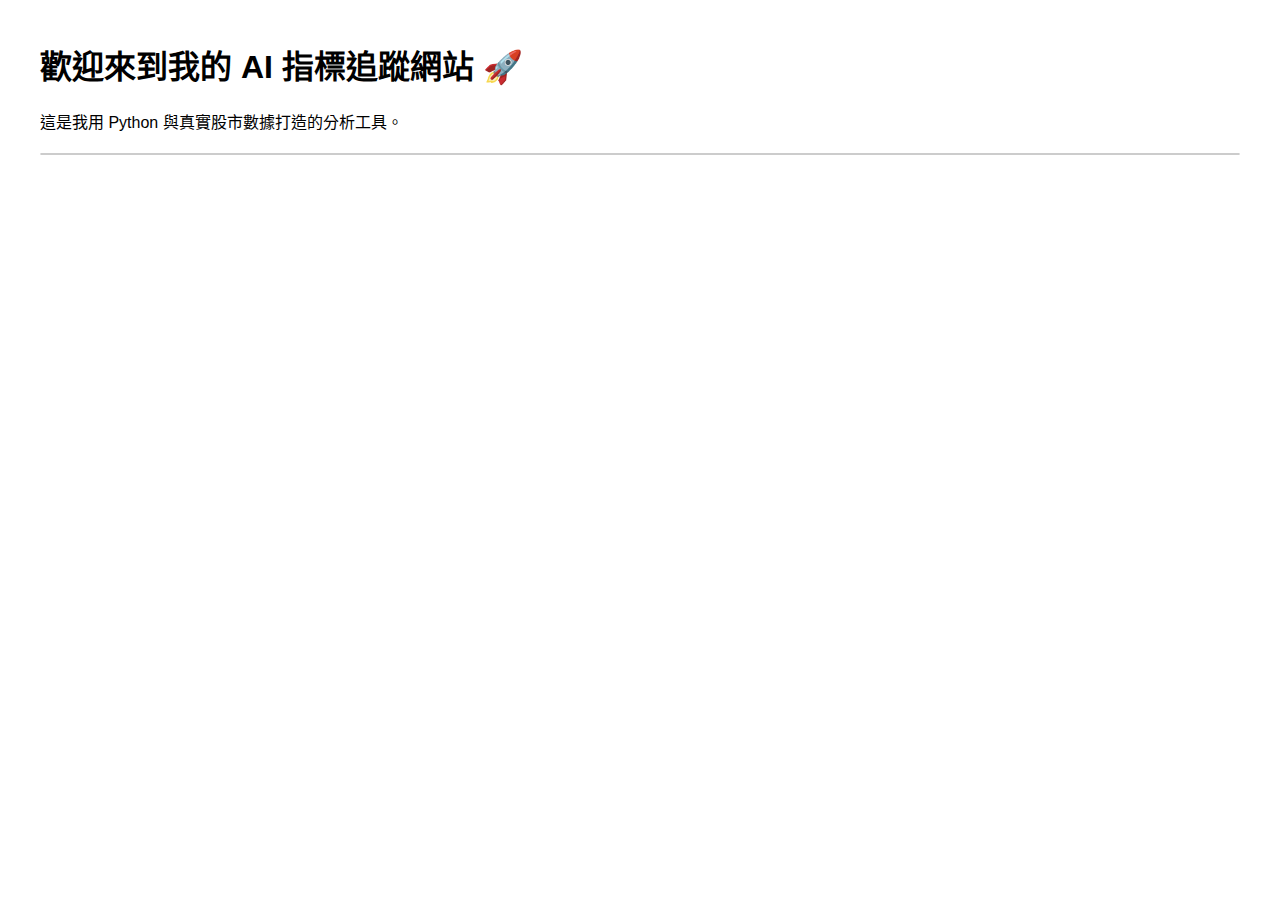
<file: stock.html>
<!DOCTYPE html>
<html lang="zh-TW">
<head>
    <meta charset="UTF-8">
    <meta name="viewport" content="width=device-width, initial-scale=1.0">
    <title>我的 AI 經濟指標自動追蹤器</title>
    <script type="module" src="https://gradio.s3-us-west-2.amazonaws.com/4.15.0/gradio.js"></script>
    <style>
        body { font-family: sans-serif; padding: 20px; max-width: 1200px; margin: 0 auto; }
        .gradio-container { border: 1px solid #ccc; border-radius: 8px; overflow: hidden; margin-top: 20px;}
    </style>
</head>
<body>

    <h1>歡迎來到我的 AI 指標追蹤網站 🚀</h1>
    <p>這是我用 Python 與真實股市數據打造的分析工具。</p>

    <div class="gradio-container">
        <gradio-app space="NeilKang/stockA"></gradio-app>
    </div>

</body>
</html>
</file>
